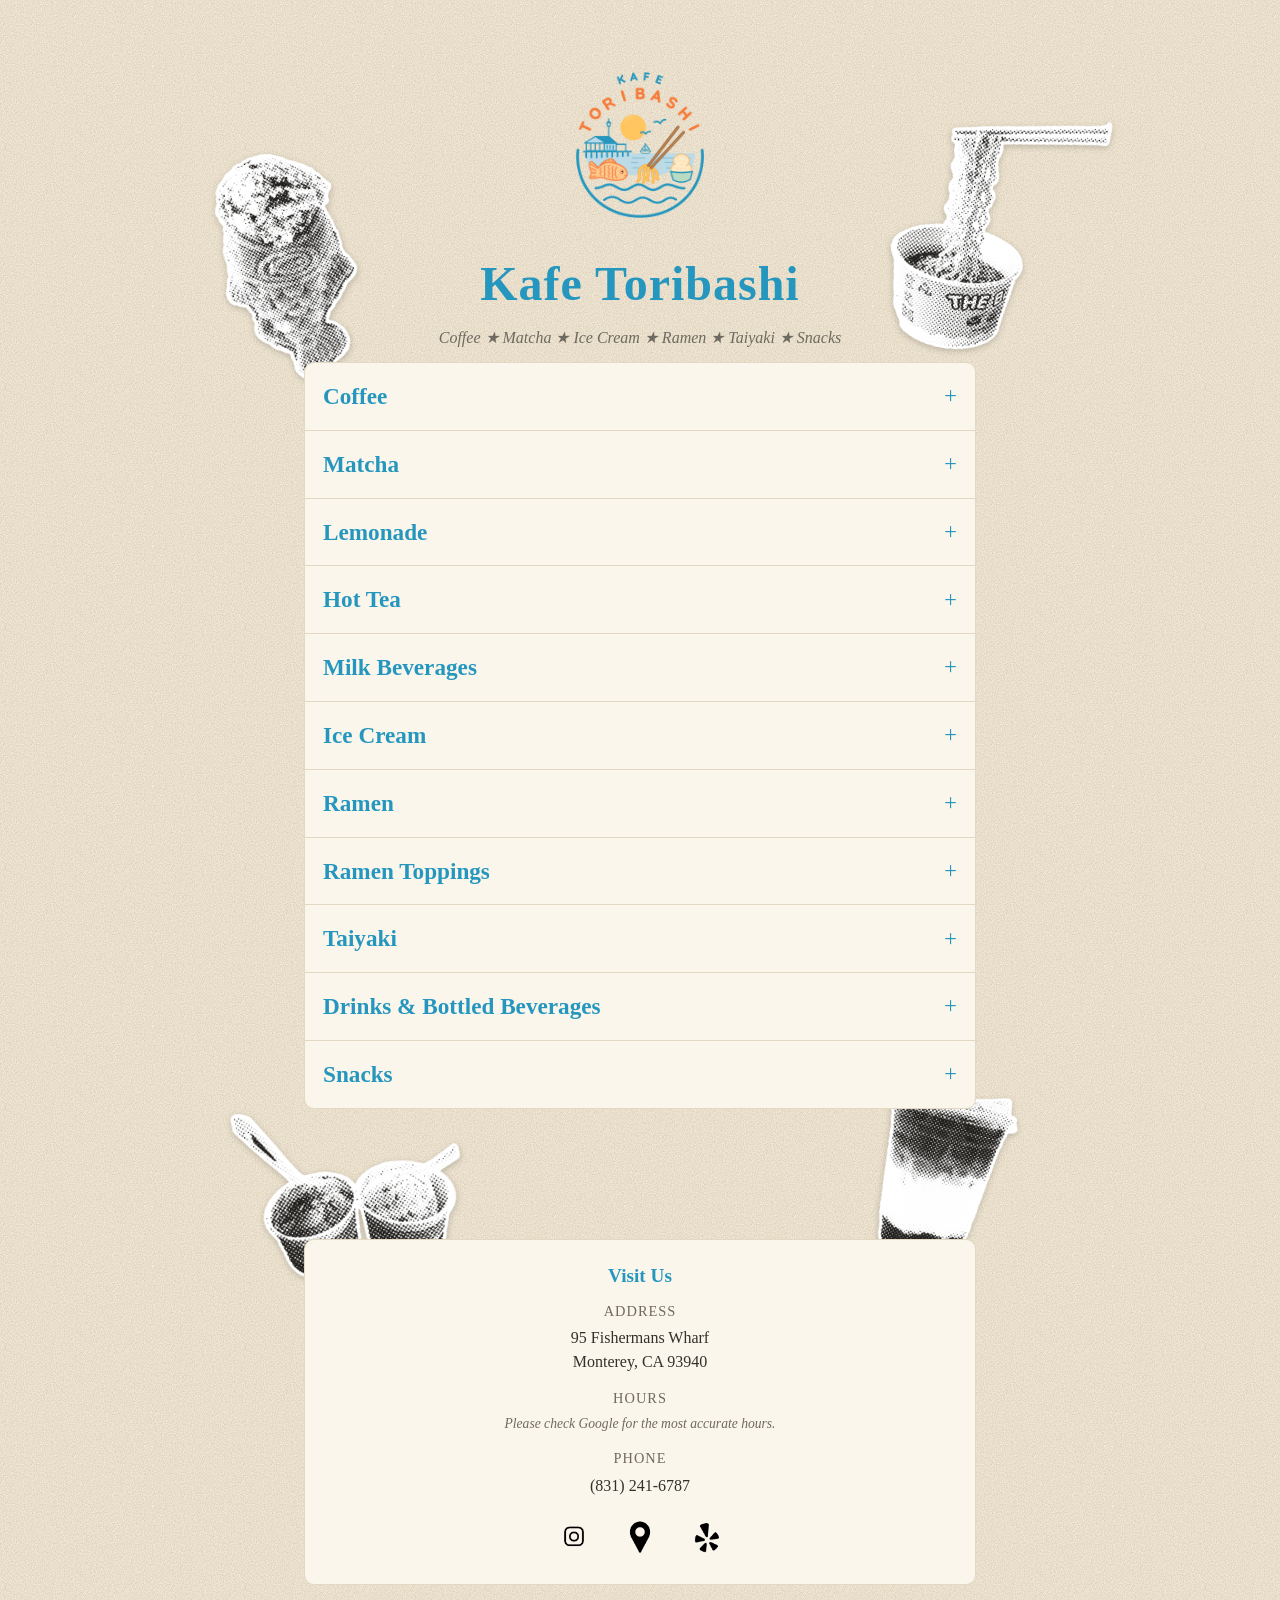
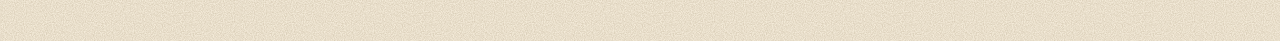
<file: index.html>
<!doctype html>
<html lang="en">
<head>
  <meta charset="utf-8">
  <meta name="viewport" content="width=device-width, initial-scale=1">
  <title>Kafe Toribashi</title>

  <link rel="icon" type="image/png" href="images/favicon-96.png">

  <!--
    The home page lives at /menu/. This root page just forwards visitors there,
    so kafe-toribashi.com/ lands on the menu with a clean /menu URL.
    A relative target ("menu/") keeps it working on any host.
  -->
  <link rel="canonical" href="menu/">
  <meta http-equiv="refresh" content="0; url=menu/">
  <script>location.replace("menu/");</script>
</head>

<body>
  <p>Redirecting to the <a href="menu/">menu</a>&hellip;</p>
</body>
</html>
</file>
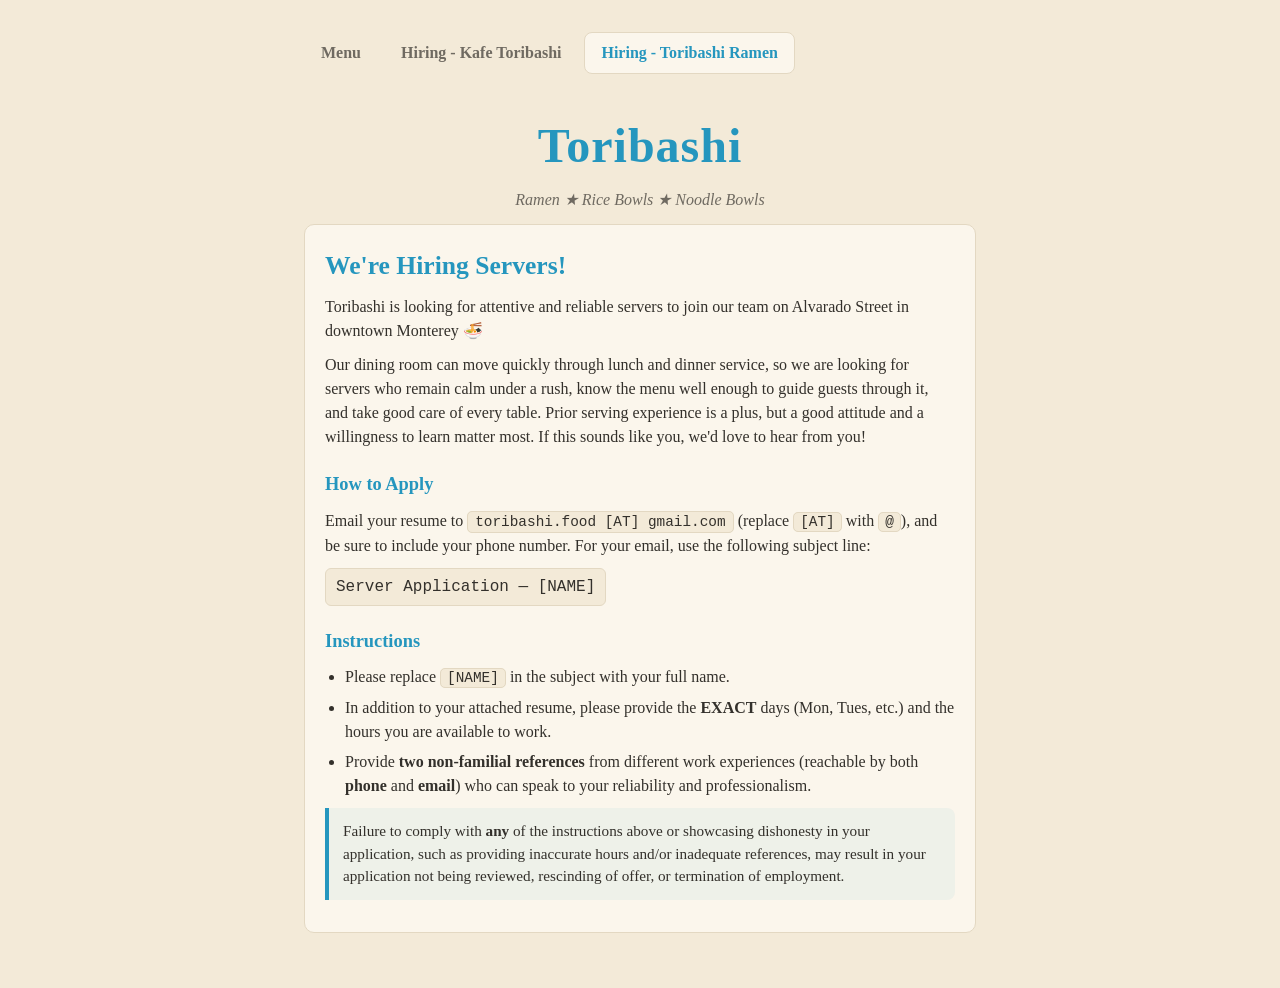
<file: hiring-toribashi/index.html>
<!doctype html>
<html lang="en">
<head>
  <meta charset="utf-8">
  <!-- Mobile-first: this makes the layout scale correctly on phones. -->
  <meta name="viewport" content="width=device-width, initial-scale=1">
  <title>Toribashi - We're Hiring Servers!</title>

  <!-- This page lives in /hiring-toribashi/, so assets are one level up ("../"). -->
  <!-- Favicon: a small optimized browser-tab icon. -->
  <link rel="icon" type="image/png" href="../images/favicon-96.png">
  <!-- Larger icon used when someone adds the site to a phone home screen. -->
  <link rel="apple-touch-icon" href="../images/apple-touch-icon.png">

  <!-- Shared theme for every page (see styles.css). -->
  <!-- The "?v=3" makes browsers fetch the current stylesheet instead of an
       old saved copy. Bump the number whenever styles.css changes. -->
  <link rel="stylesheet" href="../styles.css?v=3">
</head>

<body>
  <div class="page">

    <!-- Top-left tabs to switch between pages. "active" marks the current one. -->
    <nav class="tabs">
      <a href="../menu/">Menu</a>
      <a href="../hiring/">Hiring - Kafe Toribashi</a>
      <a href="./" class="active" aria-current="page">Hiring - Toribashi Ramen</a>
    </nav>

    <!--
      No logo here: the only logo asset on this site reads "Kafe Toribashi",
      which is the cafe's mark, not the ramen restaurant's. Drop a Toribashi
      logo into /images/ and add an <img class="logo"> line if one exists.
    -->
    <header class="site-header">
      <h1>Toribashi</h1>
      <p class="tagline">Ramen ★ Rice Bowls ★ Noodle Bowls</p>
    </header>

    <main class="panel">
      <h2>We're Hiring Servers!</h2>
      <p>Toribashi is looking for attentive and reliable servers to join our team on
         Alvarado Street in downtown Monterey 🍜</p>
      <p>Our dining room can move quickly through
         lunch and dinner service, so we are looking for servers who remain calm under a rush, know the menu well
         enough to guide guests through it, and take good care of every table. Prior serving experience is a plus,
         but a good attitude and a willingness to learn matter most. If this sounds like you, we'd love to hear
         from you!</p>

      <h3>How to Apply</h3>
      <!-- Email shown with [AT] instead of @ to reduce spam scraping. -->
      <p>Email your resume to
         <span class="email-box">toribashi.food [AT] gmail.com</span>
         (replace <span class="token">[AT]</span> with <span class="token">@</span>), and be sure to include your phone number. For your email, use the following subject line:</p>
      <p><span class="subject-line">Server Application — [NAME]</span></p>

      <h3>Instructions</h3>
      <ul>
        <li>Please replace <span class="token">[NAME]</span> in the subject with your full name.</li>
        <li>In addition to your attached resume, please provide the <strong>EXACT</strong> days (Mon, Tues, etc.) and the hours you are
            available to work.
        <li>Provide <strong>two non-familial references</strong> from different work experiences
            (reachable by both <strong>phone</strong> and <strong>email</strong>) who can speak to your reliability and
            professionalism.</li>
      </ul>

      <p class="warning">Failure to comply with <strong>any</strong> of the instructions above or showcasing dishonesty in your application, such as providing
        inaccurate hours and/or inadequate references, may result in your application not being
        reviewed, rescinding of offer, or termination of employment.</p>
    </main>

  </div>

  <!-- GoatCounter: privacy-friendly visitor counter (no cookies).
       Dashboard: https://kafetoribashi.goatcounter.com -->
  <script data-goatcounter="https://kafetoribashi.goatcounter.com/count"
          async src="//gc.zgo.at/count.js"></script>
</body>
</html>
</file>
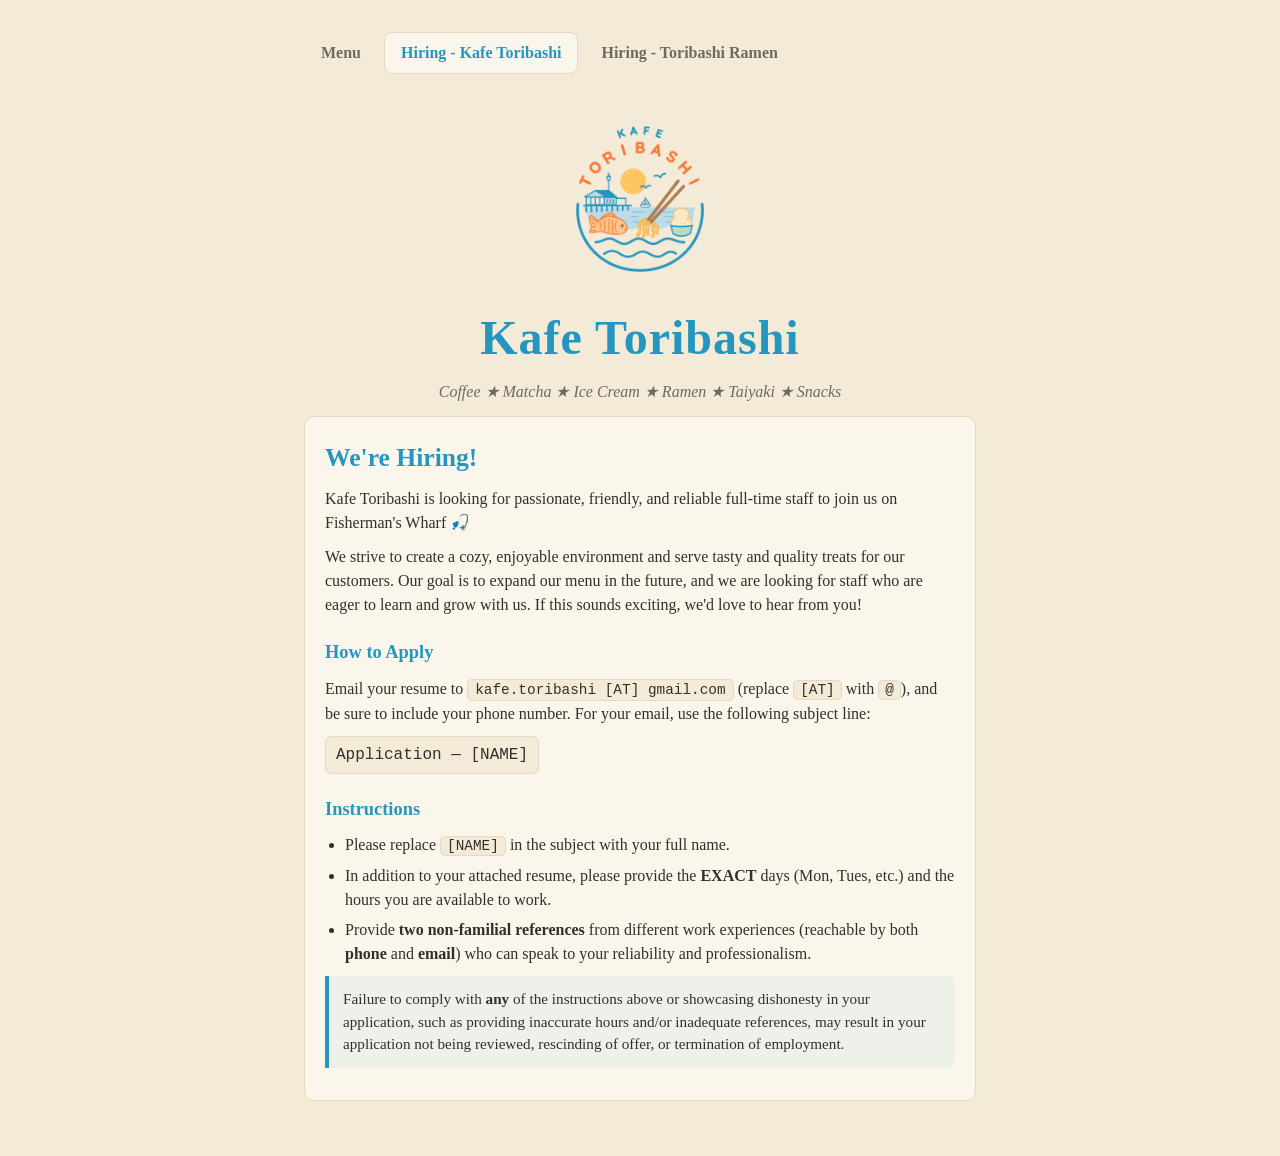
<file: hiring/index.html>
<!doctype html>
<html lang="en">
<head>
  <meta charset="utf-8">
  <!-- Mobile-first: this makes the layout scale correctly on phones. -->
  <meta name="viewport" content="width=device-width, initial-scale=1">
  <title>Kafe - We're Hiring!</title>

  <!-- This page lives in /hiring/, so assets are one level up ("../"). -->
  <!-- Favicon: a small optimized browser-tab icon. -->
  <link rel="icon" type="image/png" href="../images/favicon-96.png">
  <!-- Larger icon used when someone adds the site to a phone home screen. -->
  <link rel="apple-touch-icon" href="../images/apple-touch-icon.png">

  <!-- Shared theme for every page (see styles.css). -->
  <!-- The "?v=3" makes browsers fetch the current stylesheet instead of an
       old saved copy. Bump the number whenever styles.css changes. -->
  <link rel="stylesheet" href="../styles.css?v=3">
</head>

<body>
  <div class="page">

    <!-- Top-left tabs to switch between pages. "active" marks the current one. -->
    <nav class="tabs">
      <a href="../menu/">Menu</a>
      <a href="./" class="active" aria-current="page">Hiring - Kafe Toribashi</a>
      <a href="../hiring-toribashi/">Hiring - Toribashi Ramen</a>
    </nav>

    <header class="site-header">
      <!-- The "?v=10" makes browsers fetch the new logo instead of an old saved copy.
           Bump the number whenever logo.png is replaced. -->
      <img class="logo" src="../images/logo.png?v=10" alt="Kafe Toribashi logo" width="120" height="120">
      <h1>Kafe Toribashi</h1>
      <p class="tagline">Coffee ★ Matcha ★ Ice Cream ★ Ramen ★ Taiyaki ★ Snacks</p>
    </header>

    <main class="panel">
      <h2>We're Hiring!</h2>
      <p>Kafe Toribashi is looking for passionate, friendly, and reliable full-time staff to join us on Fisherman's Wharf 🎣</p>
      <p>We strive to create a cozy, enjoyable environment and serve tasty and quality treats for our customers.
        Our goal is to expand our menu in the future, and we are looking for staff who are eager to learn and grow with us.
        If this sounds exciting, we'd love to hear from you!</p>

      <h3>How to Apply</h3>
      <!-- Email shown with [AT] instead of @ to reduce spam scraping. -->
      <p>Email your resume to
         <span class="email-box">kafe.toribashi [AT] gmail.com</span>
         (replace <span class="token">[AT]</span> with <span class="token">@</span>), and be sure to include your phone number. For your email, use the following subject line:</p>
      <p><span class="subject-line">Application — [NAME]</span></p>

      <h3>Instructions</h3>
      <ul>
        <li>Please replace <span class="token">[NAME]</span> in the subject with your full name.</li>
        <li>In addition to your attached resume, please provide the <strong>EXACT</strong> days (Mon, Tues, etc.) and the hours you are
            available to work.</li>
        <li>Provide <strong>two non-familial references</strong> from different work experiences
            (reachable by both <strong>phone</strong> and <strong>email</strong>) who can speak to your reliability and
            professionalism.</li>
      </ul>

      <p class="warning">Failure to comply with <strong>any</strong> of the instructions above or showcasing dishonesty in your application, such as providing
        inaccurate hours and/or inadequate references, may result in your application not being
        reviewed, rescinding of offer, or termination of employment.</p>
    </main>

  </div>

  <!-- GoatCounter: privacy-friendly visitor counter (no cookies).
       Dashboard: https://kafetoribashi.goatcounter.com -->
  <script data-goatcounter="https://kafetoribashi.goatcounter.com/count"
          async src="//gc.zgo.at/count.js"></script>
</body>
</html>
</file>
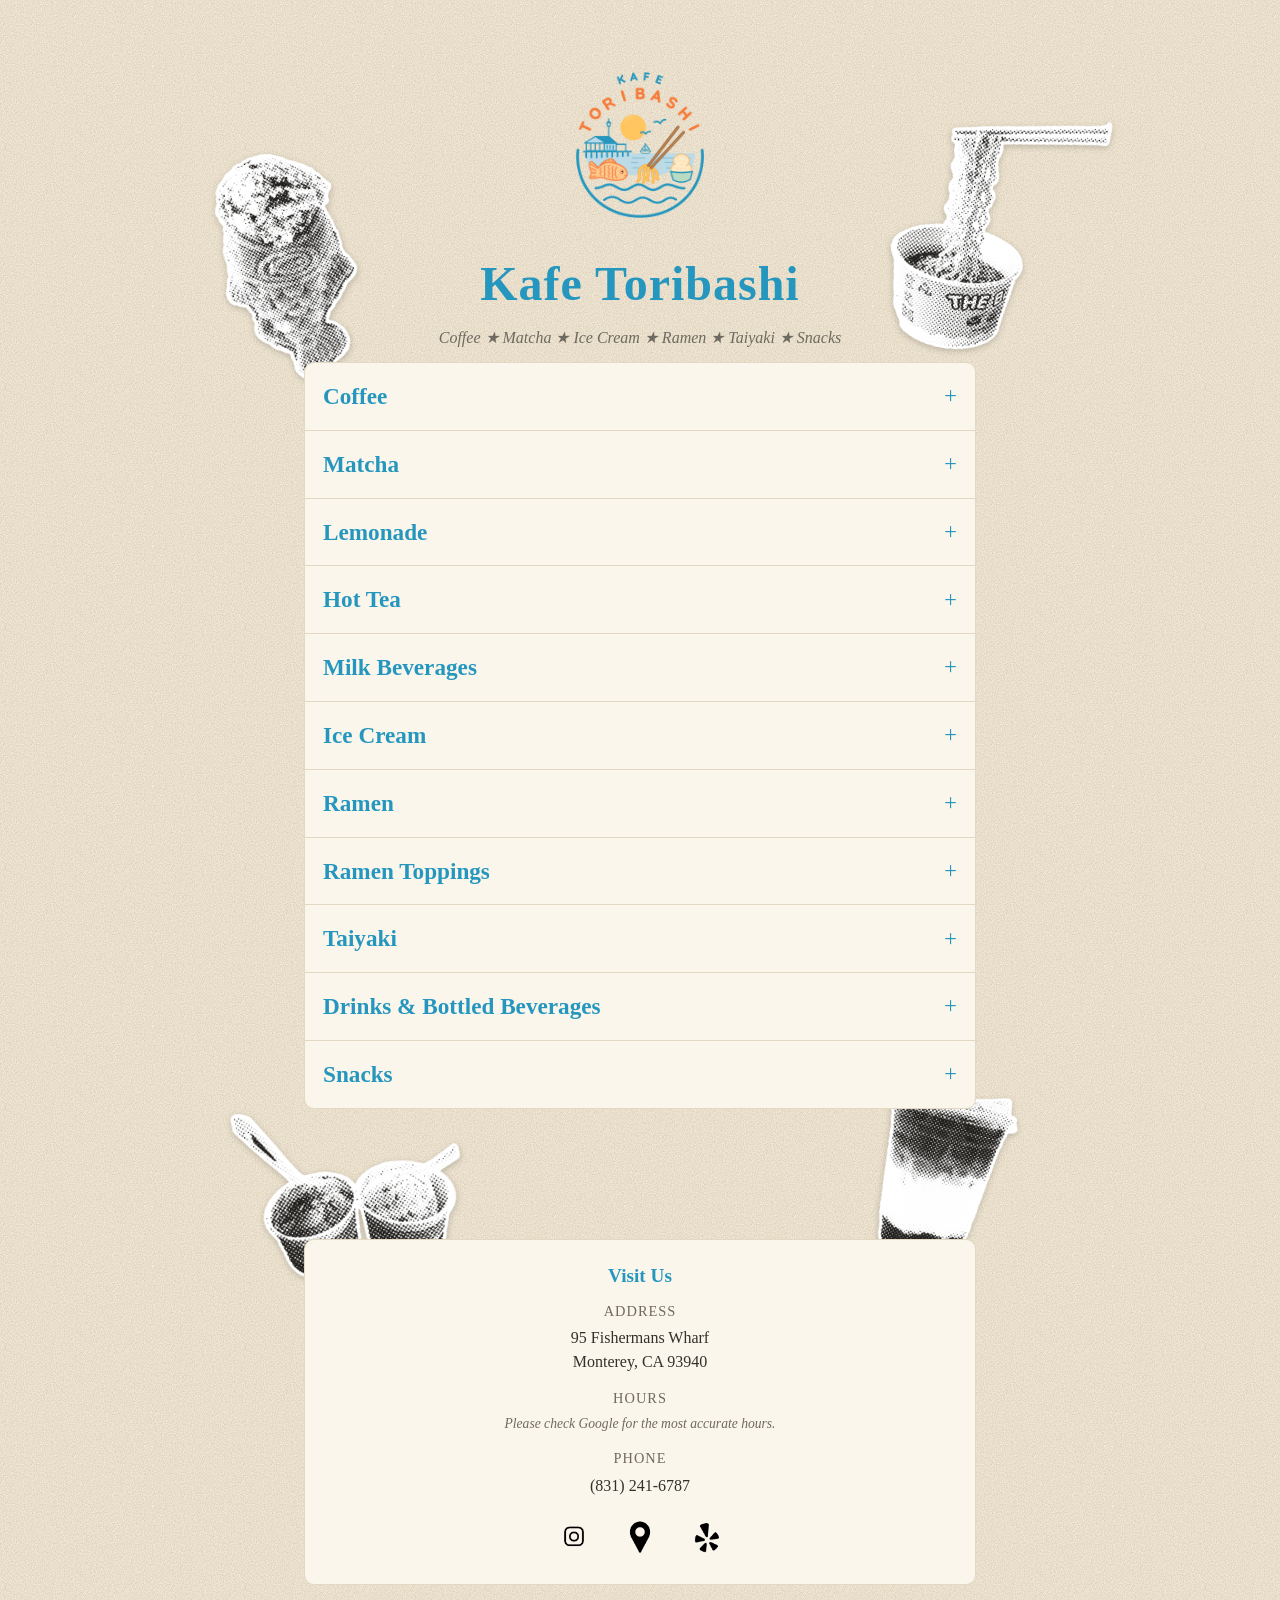
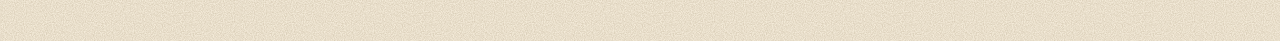
<file: menu/index.html>
<!doctype html>
<html lang="en">
<head>
  <meta charset="utf-8">
  <!-- Mobile-first: this makes the layout scale correctly on phones. -->
  <meta name="viewport" content="width=device-width, initial-scale=1">
  <title>Kafe - Menu</title>

  <!-- Favicon: a small optimized browser-tab icon. -->
  <link rel="icon" type="image/png" href="../images/favicon-96.png">
  <!-- Larger icon used when someone adds the site to a phone home screen. -->
  <link rel="apple-touch-icon" href="../images/apple-touch-icon.png">

  <!-- This page lives in /menu/, so assets are one level up ("../"). -->
  <!-- Shared theme for every page (see styles.css). -->
  <!-- The "?v=3" makes browsers fetch the current stylesheet instead of an
       old saved copy. Bump the number whenever styles.css changes. -->
  <link rel="stylesheet" href="../styles.css?v=3">
</head>

<body class="menu-page">
  <div class="page">

    <!-- Top-left tabs to switch between pages. "active" marks the current one. -->

    <!-- Hiring Pane
    <nav class="tabs">
      <a href="./" class="active" aria-current="page">Menu</a>
      <a href="../hiring/">Hiring - Kafe Toribashi</a>
      <a href="../hiring-toribashi/">Hiring - Toribashi Ramen</a>
    </nav>
    Hiring Pane -->

    <header class="site-header">
      <!-- Decorative cutouts. The width on each one is only a fallback in case
           the stylesheet does not load; styles.css sets the real sizes. -->
      <img class="cutout cutout-taiyaki" src="../images/halftone-taiyaki.png" alt="" aria-hidden="true" width="84">
      <img class="cutout cutout-ramen" src="../images/halftone-ramen.png" alt="" aria-hidden="true" width="128">
      <!-- The "?v=10" makes browsers fetch the new logo instead of an old saved copy.
           Bump the number whenever logo.png is replaced. -->
      <img class="logo" src="../images/logo.png?v=10" alt="Kafe Toribashi logo" width="120" height="120">
      <h1>Kafe Toribashi</h1>
      <p class="tagline">Coffee ★ Matcha ★ Ice Cream ★ Ramen ★ Taiyaki ★ Snacks</p>
    </header>

    <!--
      The menu. Each category is a <details> element, so tapping the title
      expands or collapses it. All categories start collapsed.
    -->
    <main class="menu">
      <!-- <details open> -->
      <details>
        <summary><h2>Coffee</h2></summary>
        <!-- Drinks that come in sizes list one price per size (class "item-sized"). -->
        <p class="note">Small 8 oz ★ Medium 12 oz ★ Large 16 oz ★ Iced 16 oz</p>
        <ul class="items">
          <li class="item item-sized">
            <span class="item-name">Americano</span>
            <ul class="sizes">
              <li><span class="size-name">Small</span> $4.00</li>
              <li><span class="size-name">Medium</span> $4.25</li>
              <li><span class="size-name">Large</span> $4.50</li>
              <li><span class="size-name">Iced</span> $4.75</li>
            </ul>
          </li>
          <li class="item"><span class="item-name">Cappuccino</span><span class="item-price">$4.75</span></li>
          <li class="item item-sized">
            <span class="item-name">Latte</span>
            <ul class="sizes">
              <li><span class="size-name">Small</span> $5.00</li>
              <li><span class="size-name">Medium</span> $6.00</li>
              <li><span class="size-name">Large</span> $7.00</li>
              <li><span class="size-name">Iced</span> $7.00</li>
            </ul>
          </li>
          <li class="item item-sized">
            <span class="item-name">Vanilla Latte</span>
            <ul class="sizes">
              <li><span class="size-name">Small</span> $6.00</li>
              <li><span class="size-name">Medium</span> $7.00</li>
              <li><span class="size-name">Large</span> $8.00</li>
              <li><span class="size-name">Iced</span> $8.00</li>
            </ul>
          </li>
          <li class="item item-sized">
            <span class="item-name">Caramel Latte</span>
            <ul class="sizes">
              <li><span class="size-name">Small</span> $6.00</li>
              <li><span class="size-name">Medium</span> $7.00</li>
              <li><span class="size-name">Large</span> $8.00</li>
              <li><span class="size-name">Iced</span> $8.00</li>
            </ul>
          </li>
          <li class="item item-sized">
            <span class="item-name">Hazelnut Latte</span>
            <ul class="sizes">
              <li><span class="size-name">Small</span> $6.00</li>
              <li><span class="size-name">Medium</span> $7.00</li>
              <li><span class="size-name">Large</span> $8.00</li>
              <li><span class="size-name">Iced</span> $8.00</li>
            </ul>
          </li>
          <li class="item item-sized">
            <span class="item-name">Lavender Latte</span>
            <ul class="sizes">
              <li><span class="size-name">Small</span> $6.00</li>
              <li><span class="size-name">Medium</span> $7.00</li>
              <li><span class="size-name">Large</span> $8.00</li>
              <li><span class="size-name">Iced</span> $8.00</li>
            </ul>
          </li>
          <li class="item item-sized">
            <span class="item-name">Real Pumpkin Latte</span>
            <ul class="sizes">
              <li><span class="size-name">Medium</span> $7.50</li>
              <li><span class="size-name">Iced</span> $8.50</li>
            </ul>
          </li>
          <li class="item item-sized">
            <span class="item-name">Mocha Latte</span>
            <ul class="sizes">
              <li><span class="size-name">Small</span> $6.00</li>
              <li><span class="size-name">Medium</span> $7.00</li>
              <li><span class="size-name">Large</span> $8.00</li>
              <li><span class="size-name">Iced</span> $8.00</li>
            </ul>
          </li>
          <li class="item item-sized">
            <span class="item-name">White Mocha</span>
            <ul class="sizes">
              <li><span class="size-name">Small</span> $6.00</li>
              <li><span class="size-name">Medium</span> $7.00</li>
              <li><span class="size-name">Large</span> $8.00</li>
              <li><span class="size-name">Iced</span> $8.00</li>
            </ul>
          </li>
          <li class="item item-sized">
            <span class="item-name">Drip Coffee</span>
            <ul class="sizes">
              <li><span class="size-name">Small</span> $3.00</li>
              <li><span class="size-name">Medium</span> $3.75</li>
              <li><span class="size-name">Large</span> $4.50</li>
              <li><span class="size-name">Iced</span> $4.75</li>
            </ul>
          </li>
          <li class="item item-sized">
            <span class="item-name">Cafe Au Lait</span>
            <ul class="sizes">
              <li><span class="size-name">Small</span> $4.00</li>
              <li><span class="size-name">Medium</span> $4.50</li>
              <li><span class="size-name">Large</span> $5.00</li>
            </ul>
          </li>
          <li class="item item-sized">
            <span class="item-name">Hot Chocolate</span>
            <ul class="sizes">
              <li><span class="size-name">Small</span> $5.00</li>
              <li><span class="size-name">Medium</span> $6.00</li>
              <li><span class="size-name">Large</span> $7.00</li>
            </ul>
          </li>
          <li class="item item-sized">
            <span class="item-name">Peppermint Hot Chocolate</span>
            <ul class="sizes">
              <li><span class="size-name">Small</span> $6.00</li>
              <li><span class="size-name">Medium</span> $7.00</li>
              <li><span class="size-name">Large</span> $8.00</li>
            </ul>
          </li>
          <li class="item"><span class="item-name">Affogato</span><span class="item-price">$7.00</span></li>
          <li class="item"><span class="item-name">Cortado</span><span class="item-price">$4.50</span></li>
          <li class="item"><span class="item-name">Macchiato (Traditional)</span><span class="item-price">$4.25</span></li>
        </ul>
      </details>

      <details>
        <summary><h2>Matcha</h2></summary>
        <p class="note">Small 8 oz ★ Medium 12 oz ★ Large 16 oz</p>
        <ul class="items">
          <li class="item"><span class="item-name">Iced Strawberry Matcha Latte</span><span class="item-price">$8.75</span></li>
          <li class="item"><span class="item-name">Iced Blueberry Matcha Latte</span><span class="item-price">$8.75</span></li>
          <li class="item"><span class="item-name">Iced Mango Matcha Latte</span><span class="item-price">$8.75</span></li>
          <li class="item"><span class="item-name">Iced Oreo Matcha Latte</span><span class="item-price">$8.75</span></li>
          <li class="item"><span class="item-name">Iced Pumpkin Spice Matcha Latte</span><span class="item-price">$8.75</span></li>
          <li class="item"><span class="item-name">Iced Matcha Latte</span><span class="item-price">$8.00</span></li>
          <li class="item item-sized">
            <span class="item-name">Matcha Latte (Hot)</span>
            <ul class="sizes">
              <li><span class="size-name">Small</span> $6.00</li>
              <li><span class="size-name">Medium</span> $7.00</li>
              <li><span class="size-name">Large</span> $8.00</li>
            </ul>
          </li>
          <li class="item item-sized">
            <span class="item-name">Real Pumpkin Matcha Latte</span>
            <ul class="sizes">
              <li><span class="size-name">Medium</span> $7.50</li>
              <li><span class="size-name">Large</span> $8.75</li>
            </ul>
          </li>
          <li class="item"><span class="item-name">Matcha Affogato</span><span class="item-price">$7.00</span></li>
        </ul>
      </details>

      <details>
        <summary><h2>Lemonade</h2></summary>
        <ul class="items">
          <li class="item"><span class="item-name">Iced Strawberry Lemonade</span><span class="item-price">$8.00</span></li>
          <li class="item"><span class="item-name">Iced Blueberry Lemonade</span><span class="item-price">$8.00</span></li>
          <li class="item"><span class="item-name">Iced Mango Lemonade</span><span class="item-price">$8.00</span></li>
          <li class="item"><span class="item-name">Iced Pineapple Lemonade</span><span class="item-price">$8.00</span></li>
        </ul>
      </details>

      <details>
        <summary><h2>Hot Tea</h2></summary>
        <p class="note">Medium (12 oz) $4.25 ★ Large (16 oz) $4.50. Choose any kind of tea below.</p>
        <ul class="items">
          <li class="item"><span class="item-name">Japanese Green Tea</span></li>
          <li class="item"><span class="item-name">Oolong</span></li>
          <li class="item"><span class="item-name">Earl Grey</span></li>
          <li class="item"><span class="item-name">Turmeric Ginger</span></li>
          <li class="item"><span class="item-name">Chamomile</span></li>
          <li class="item"><span class="item-name">Organic Chai</span></li>
          <li class="item"><span class="item-name">English Breakfast</span></li>
          <li class="item"><span class="item-name">Jasmine Green Tea</span></li>
        </ul>
      </details>

      <details>
        <summary><h2>Milk Beverages</h2></summary>
        <p class="note">Small 8 oz ★ Medium 12 oz ★ Large 16 oz</p>
        <ul class="items">
          <li class="item"><span class="item-name">Iced Strawberry Milk</span><span class="item-price">$6.50</span></li>
          <li class="item"><span class="item-name">Iced Blueberry Mlilk</span><span class="item-price">$6.50</span></li>
          <li class="item"><span class="item-name">Iced Mango Milk</span><span class="item-price">$6.50</span></li>
          <li class="item"><span class="item-name">Iced Real-Pumpkin Milk</span><span class="item-price">$6.50</span></li>
          <li class="item"><span class="item-name">Real-Pumpkin Milk (Hot)</span><span class="item-price">$6.50</span></li>
          <li class="item"><span class="item-name">Iced Milk</span><span class="item-price">$3.50</span></li>
          <li class="item item-sized">
            <span class="item-name">Cold Milk (Non-Iced)</span>
            <ul class="sizes">
              <li><span class="size-name">Small</span> $2.50</li>
              <li><span class="size-name">Medium</span> $3.00</li>
              <li><span class="size-name">Large</span> $3.50</li>
            </ul>
          </li>
          <li class="item item-sized">
            <span class="item-name">Milk (Hot)</span>
            <ul class="sizes">
              <li><span class="size-name">Small</span> $2.50</li>
              <li><span class="size-name">Medium</span> $3.00</li>
              <li><span class="size-name">Large</span> $3.50</li>
            </ul>
          </li>
        </ul>
      </details>

      <details>
        <summary><h2>Ice Cream</h2></summary>
        <p class="note">Single scoop $5.75 ★ Double scoop $8.75</p>
        <ul class="items">
          <li class="item"><span class="item-name">Vanilla Bean</span></li>
          <li class="item"><span class="item-name">Heaven</span></li>
          <li class="item"><span class="item-name">1020 (Caramel, Fudge Swirl &amp; Oreos)</span></li>
          <li class="item"><span class="item-name">Macapuno</span></li>
          <li class="item"><span class="item-name">Strawberries n' Cream</span></li>
          <li class="item"><span class="item-name">Rocky Road</span></li>
          <li class="item"><span class="item-name">Coffee Almond</span></li>
          <li class="item"><span class="item-name">Mint Chip</span></li>
        </ul>
      </details>

      <details>
        <summary><h2>Ramen</h2></summary>
        <ul class="items">
          <li class="item"><span class="item-name">Shin Ramen (Spicy)</span><span class="item-price">$6.50</span></li>
          <li class="item"><span class="item-name">Green Shin Ramen (Veggie, Medium Spicy)</span><span class="item-price">$7.50</span></li>
          <li class="item"><span class="item-name">Kimchi Ramen (Spicy)</span><span class="item-price">$6.50</span></li>
          <li class="item"><span class="item-name">Champong Ramen (Spicy Seafood)</span><span class="item-price">$7.00</span></li>
          <li class="item"><span class="item-name">Original Buldak (Very Spicy)</span><span class="item-price">$6.95</span></li>
          <li class="item"><span class="item-name">Carbonara Cheese Buldak (Spicy)</span><span class="item-price">$6.95</span></li>
          <li class="item"><span class="item-name">Habanero Lime Buldak (Very Spicy)</span><span class="item-price">$6.95</span></li>
          <li class="item"><span class="item-name">Cheese Buldak Ramen (Spicy)</span><span class="item-price">$6.95</span></li>
          <li class="item"><span class="item-name">Ansung Ramen (Medium Spicy)</span><span class="item-price">$6.50</span></li>
          <li class="item"><span class="item-name">Jin Ramen (Mild Spicy)</span><span class="item-price">$6.50</span></li>
          <li class="item"><span class="item-name">Tonkotsu (Not Spicy)</span><span class="item-price">$6.50</span></li>
          <li class="item"><span class="item-name">Shio (Not Spicy)</span><span class="item-price">$6.50</span></li>
          <li class="item"><span class="item-name">Miso Ramen (Not Spicy)</span><span class="item-price">$6.50</span></li>
          <li class="item"><span class="item-name">Beef Flavor Ramen (Not Spicy)</span><span class="item-price">$6.50</span></li>
          <li class="item"><span class="item-name">Chicken Flavor Ramen (Not Spicy)</span><span class="item-price">$6.50</span></li>
          <li class="item"><span class="item-name">Green Tea Vegan Ramen (Not Spicy)</span><span class="item-price">$6.50</span></li>
          <li class="item"><span class="item-name">Vege Tasty Vegan Ramen (Spicy)</span><span class="item-price">$6.50</span></li>
          <li class="item"><span class="item-name">Soon Vegan Ramen (Mild Spicy)</span><span class="item-price">$6.50</span></li>
        </ul>
      </details>

      <details>
        <summary><h2>Ramen Toppings</h2></summary>
        <ul class="items">
          <li class="item"><span class="item-name">Spam</span><span class="item-price">$2.00</span></li>
          <li class="item"><span class="item-name">Tofu</span><span class="item-price">$1.00</span></li>
          <li class="item"><span class="item-name">Boiled Egg</span><span class="item-price">$2.00</span></li>
          <li class="item"><span class="item-name">Corn</span><span class="item-price">$2.00</span></li>
          <li class="item"><span class="item-name">Bowl of Rice</span><span class="item-price">$3.25</span></li>
          <li class="item"><span class="item-name">Seasoned Seaweed Pack</span><span class="item-price">$2.75</span></li>
          <li class="item"><span class="item-name">Mozzarella</span><span class="item-price">$2.00</span></li>
          <li class="item"><span class="item-name">Kimchi (Spicy and Sour)</span><span class="item-price">$2.95</span></li>
          <li class="item"><span class="item-name">Lime</span><span class="item-price">$0.75</span></li>
          <li class="item"><span class="item-name">Gyoza (Pork &amp; Chicken)</span><span class="item-price">$2.00</span></li>
          <li class="item"><span class="item-name">Green Onion</span><span class="item-price">$1.00</span></li>
          <li class="item"><span class="item-name">American Cheese</span><span class="item-price">$2.00</span></li>
          <li class="item"><span class="item-name">Mayo</span><span class="item-price">$0.75</span></li>
        </ul>
      </details>

      <details>
        <summary><h2>Taiyaki</h2></summary>
        <p class="note">Priced by piece count.</p>
        <ul class="items">
          <li class="item"><span class="item-name">2 pieces</span><span class="item-price">$6.00</span></li>
          <li class="item"><span class="item-name">3 pieces</span><span class="item-price">$8.75</span></li>
          <li class="item"><span class="item-name">4 pieces</span><span class="item-price">$11.00</span></li>
          <li class="item"><span class="item-name">5 pieces</span><span class="item-price">$13.00</span></li>
          <li class="item"><span class="flavors">Flavors: Red Bean, Oreo, Nutella, Custard, Plain</span></li>
        </ul>
      </details>

      <details>
        <summary><h2>Drinks &amp; Bottled Beverages</h2></summary>
        <ul class="items">
          <li class="item"><span class="item-name">Bottled Water</span><span class="item-price">$2.50</span></li>
          <li class="item"><span class="item-name">Smart Water</span><span class="item-price">$4.25</span></li>
          <li class="item"><span class="item-name">S. Pellegrino</span><span class="item-price">$4.25</span></li>
          <li class="item"><span class="item-name">Sodas</span><span class="item-price">$3.75</span></li>
          <li class="item"><span class="item-name">Green Tea (Cold)</span><span class="item-price">$3.75</span></li>
          <li class="item"><span class="item-name">Jasmine Green Tea (Cold)</span><span class="item-price">$3.75</span></li>
          <li class="item"><span class="item-name">Ramune</span><span class="item-price">$4.25</span></li>
          <li class="item"><span class="item-name">Calpico</span><span class="item-price">$4.50</span></li>
          <li class="item"><span class="item-name">Milk Tea (Cold)</span><span class="item-price">$3.50</span></li>
          <li class="item"><span class="item-name">Strawberry Milk</span><span class="item-price">$4.50</span></li>
          <li class="item"><span class="item-name">Aloe Vera</span><span class="item-price">$3.75</span></li>
          <li class="item"><span class="item-name">Apple Juice</span><span class="item-price">$3.50</span></li>
          <li class="item"><span class="item-name">Orange Juice</span><span class="item-price">$3.50</span></li>
          <li class="item"><span class="item-name">Creamy Soda</span><span class="item-price">$4.50</span></li>
          <li class="item"><span class="item-name">Monster Energy (Zero Sugar)</span><span class="item-price">$3.75</span></li>
          <li class="item"><span class="item-name">Vitamin Water Zero (Dragonfruit)</span><span class="item-price">$3.90</span></li>
        </ul>
      </details>

      <details>
        <summary><h2>Snacks</h2></summary>
        <ul class="items">
          <li class="item"><span class="item-name">Shrimp Cracker</span><span class="item-price">$6.50</span></li>
          <li class="item"><span class="item-name">Matcha Green Tea Roll (Japan)</span><span class="item-price">$4.25</span></li>
          <li class="item"><span class="item-name">Chocolate Roll (Japan)</span><span class="item-price">$4.25</span></li>
          <li class="item"><span class="item-name">Japanese Rice Cracker (Wasabi &amp; Seaweed)</span><span class="item-price">$3.25</span></li>
          <li class="item"><span class="item-name">Mochi Red Bean Cake</span><span class="item-price">$4.25</span></li>
          <li class="item"><span class="item-name">Chocolate Chip Cookies</span><span class="item-price">$2.50</span></li>
          <li class="item"><span class="item-name">White Chocolate Macadamia Nut Cookies</span><span class="item-price">$2.50</span></li>
          <li class="item"><span class="item-name">Double Nuts Oatmeal Raisin Cookies</span><span class="item-price">$2.50</span></li>
          <li class="item"><span class="item-name">Pineapple Cakes</span><span class="item-price">$2.25</span></li>
          <li class="item"><span class="item-name">Biscotti — Almond Dark Chocolate</span><span class="item-price">$3.75</span></li>
          <li class="item"><span class="item-name">Japanese Vanilla Roll Cake</span><span class="item-price">$4.25</span></li>
          <li class="item"><span class="item-name">Choco Pie</span><span class="item-price">$2.00</span></li>
        </ul>
      </details>

    </main>

    <!--Footer with location, a note about hours, and phone.-->
    <footer class="site-footer">
      <img class="cutout cutout-ice-cream" src="../images/halftone-ice-cream.png" alt="" aria-hidden="true" width="170">
      <img class="cutout cutout-matcha" src="../images/halftone-matcha.png" alt="" aria-hidden="true" width="112">
      <h2>Visit Us</h2>
      <p class="label">Address</p>
      <p>95 Fishermans Wharf<br>Monterey, CA 93940</p>

      <p class="label" style="margin-top:14px;">Hours</p>
      <!-- No fixed hours listed here on purpose: they change, and Google is kept up to date. -->
      <p class="hours-note">Please check Google for the most accurate hours.</p>

      <p class="label" style="margin-top:14px;">Phone</p>
      <p>(831) 241-6787</p>

      <!-- Icon links to Instagram, Google Maps, and Yelp. -->
      <div class="social">
        <a href="https://www.instagram.com/kafetoribashi/?hl=en"
           target="_blank" rel="noopener"
           aria-label="Follow us on Instagram">
          <img src="../images/instagram.png" alt="Instagram" width="48" height="48">
        </a>
        <a href="https://www.google.com/maps/search/?api=1&amp;query=Kafe+Toribashi+95+Fishermans+Wharf+Monterey+CA+93940"
           target="_blank" rel="noopener"
           aria-label="Find us on Google Maps">
          <img src="../images/maps.png" alt="Google Maps" width="48" height="48">
        </a>
        <a href="https://www.yelp.com/biz/kafe-toribashi-monterey?osq=Kafe+Toribashi"
           target="_blank" rel="noopener"
           aria-label="Find us on Yelp">
          <img src="../images/yelp.png" alt="Yelp" width="48" height="48">
        </a>
      </div>
    </footer>

  </div>

  <!-- GoatCounter: privacy-friendly visitor counter (no cookies).-->
  <script data-goatcounter="https://kafetoribashi.goatcounter.com/count"
          async src="//gc.zgo.at/count.js"></script>
</body>
</html>
</file>
<file: styles.css>
/*
  Shared theme for the whole site. Both pages (index.html = Menu and
  the hiring pages) link to this one file, so the look stays
  consistent and colors only need to be changed in one place.
*/
:root {
  --beige:      #f3ead8;  /* page background */
  --card:       #fbf6ec;  /* slightly lighter panel behind the menu */
  --blue:       #2596be;  /* main accent color (headings, dividers) */
  --ink:        #33302b;  /* main text color, a soft near-black */
  --muted:      #6f6a61;  /* secondary text (notes, hours labels) */
  --line:       #e3d8c2;  /* subtle divider lines */
}

/* --- Base / mobile-first --- */
* { box-sizing: border-box; }

body {
  margin: 0;
  background: var(--beige);
  color: var(--ink);
  /* System fonts: no external downloads, works offline, loads instantly. */
  font-family: Georgia, "Times New Roman", serif;
  line-height: 1.5;
}

/* The decorative cutouts hang slightly off the sides of the screen.
   Clipping here stops them from making the page wider than the screen
   (which would cause sideways scrolling on a phone). It has to be set on
   both: with only one of them, the browser still widens the page. */
html,
body {
  overflow-x: clip;
}

/* Centered single column that stays readable on large screens. */
.page {
  max-width: 720px;
  margin: 0 auto;
  padding: 24px 18px 48px;
}

/* --- Page tabs (top-left navigation between Menu and Hiring) --- */
.tabs {
  display: flex;
  /* Three tabs do not fit on one line on a narrow phone, so let them wrap
     onto a second row instead of overflowing off the side of the screen. */
  flex-wrap: wrap;
  gap: 6px;
  margin-bottom: 12px;
}
.tabs a {
  text-decoration: none;
  color: var(--muted);
  font-weight: bold;
  padding: 8px 16px;
  border: 1px solid transparent;
  border-radius: 8px;
}
.tabs a:hover {
  background: rgba(37, 150, 190, 0.08);
  color: var(--blue);
}
/* The tab for the page you are currently on. */
.tabs a.active {
  color: var(--blue);
  background: var(--card);
  border-color: var(--line);
}

/* --- Header --- */
.site-header {
  text-align: center;
  padding: 24px 0 12px;
  /* Lets the decorative cutouts below be positioned relative to the header. */
  position: relative;
}

/* --- Paper texture (menu page only) --- */
.menu-page {
  background-image: url("data:image/svg+xml,%3Csvg xmlns='http://www.w3.org/2000/svg' width='240' height='240'%3E%3Cfilter id='grain'%3E%3CfeTurbulence type='fractalNoise' baseFrequency='0.9' numOctaves='2' stitchTiles='stitch'/%3E%3CfeColorMatrix values='0 0 0 0 0.35  0 0 0 0 0.27  0 0 0 0 0.16  0 0 0 0.5 -0.12'/%3E%3C/filter%3E%3Crect width='100%25' height='100%25' filter='url(%23grain)'/%3E%3C/svg%3E");
}

/* --- Decorative halftone cutouts --- */
.cutout {
  position: absolute;
  z-index: -1;
  height: auto;
  /* A soft shadow makes the white sticker edge lift off the page. */
  filter: drop-shadow(0 2px 3px rgba(0, 0, 0, 0.2));
  /* Never get in the way of taps or text selection. */
  pointer-events: none;
}

.cutout-taiyaki {
  width: 84px;
  left: -16px;
  top: 82px;
  transform: rotate(-16deg);
}
.cutout-ramen {
  width: 128px;
  right: -40px;
  top: 14px;
  transform: rotate(10deg);
}

.menu-page .site-footer {
  margin-top: 104px;
}
.cutout-ice-cream {
  width: 170px;
  left: -34px;
  top: -122px;
  transform: rotate(-12deg);
}
.cutout-matcha {
  width: 112px;
  right: -8px;
  top: -128px;
  transform: rotate(14deg);
}

/* Logo shown above the cafe name. */
.site-header .logo {
  display: block;
  width: 180px;
  height: auto;
  margin: 0 auto 12px;
  /* The logo file has a transparent background (made with
     tools/logo-transparent.swift), so its colors show exactly as drawn. */
}
.site-header h1 {
  margin: 0;
  font-size: 2.4rem;
  letter-spacing: 1px;
  color: var(--blue);
}
.site-header .tagline {
  margin: 6px 0 0;
  color: var(--muted);
  font-style: italic;
}

/* --- Menu categories (collapsible via <details>/<summary>) --- */
.menu {
  background: var(--card);
  border: 1px solid var(--line);
  border-radius: 10px;
  overflow: hidden;
}

details {
  border-bottom: 1px solid var(--line);
}
details:last-child {
  border-bottom: none;
}

/* The clickable category title. */
summary {
  /* Remove the default disclosure triangle so we can use our own marker. */
  list-style: none;
  cursor: pointer;
  padding: 16px 18px;
  display: flex;
  align-items: center;
  justify-content: space-between;
  user-select: none;
}
summary::-webkit-details-marker { display: none; } /* Safari/Chrome */

summary h2 {
  margin: 0;
  font-size: 1.3rem;
  color: var(--blue);
}

/* Our own open/close marker: "+" when closed, "−" when open. */
summary::after {
  content: "+";
  color: var(--blue);
  font-size: 1.4rem;
  line-height: 1;
}
details[open] > summary::after {
  content: "\2212"; /* minus sign */
}

/* A subtle highlight so it is obvious the header is tappable. */
summary:hover,
summary:focus-visible {
  background: rgba(37, 150, 190, 0.08);
  outline: none;
}

/* --- Items inside a category --- */
.items {
  list-style: none;
  margin: 0;
  padding: 0 18px 14px;
}
/* Each item is a small stack: the name on the first line and its price
   (or its row of size prices) on the line below. Every price on the menu
   starts at the same left edge, which is easier to scan than prices
   pushed to the far right. */
.item {
  display: flex;
  flex-direction: column;
  gap: 4px;
  padding: 7px 0;
  border-top: 1px dotted var(--line);
}
.item:first-child {
  border-top: none;
}

.item-price {
  color: var(--muted);
}

/* --- Items priced by size (Small / Medium / Large / Iced) --- */
/* A sized drink (class "item-sized") has a list of sizes under its name
   instead of a single price. */
.sizes {
  list-style: none;
  margin: 0;
  padding: 0;
  /* Four equal columns (up to Small / Medium / Large / Iced), so the
     sizes line up from one drink to the next, even on a narrow phone. */
  display: grid;
  grid-template-columns: repeat(4, 1fr);
  gap: 8px;
  color: var(--muted);
}
/* Each size is a small stack: the size name on top, its price below. */
.sizes li {
  display: flex;
  flex-direction: column;
}
.size-name {
  font-size: 0.85rem;
  font-style: italic;
}

/* A small note under a category (e.g. how flavors work). */
.note {
  margin: 4px 18px 0;
  padding: 8px 0 0;
  color: var(--muted);
  font-size: 0.92rem;
  font-style: italic;
}
/* A "free choice of flavors" line spans the full width. */
.flavors {
  display: block;
  color: var(--muted);
  font-style: italic;
}

/* --- Hiring page content --- */
/* A themed card used to hold the hiring information. */
.panel {
  background: var(--card);
  border: 1px solid var(--line);
  border-radius: 10px;
  padding: 22px 20px;
}
.panel h2 {
  margin: 0 0 6px;
  color: var(--blue);
  font-size: 1.6rem;
}
.panel h3 {
  color: var(--blue);
  font-size: 1.15rem;
  margin: 22px 0 8px;
}
.panel p { margin: 10px 0; }
.panel ul { margin: 10px 0; padding-left: 20px; }
.panel li { margin: 6px 0; }
/* The email subject template, shown in a monospace pill so it stands out. */
.subject-line {
  display: inline-block;
  font-family: ui-monospace, Menlo, Consolas, monospace;
  background: var(--beige);
  border: 1px solid var(--line);
  border-radius: 6px;
  padding: 6px 10px;
}
/* A smaller monospace box for the email address (LaTeX \texttt style). */
.email-box {
  font-family: ui-monospace, Menlo, Consolas, monospace;
  font-size: 0.9rem;
  background: var(--beige);
  border: 1px solid var(--line);
  border-radius: 5px;
  padding: 2px 7px;
  white-space: nowrap;
}
/* An inline monospace box for short placeholder tokens like [NAME] or [AT]. */
.token {
  font-family: ui-monospace, Menlo, Consolas, monospace;
  font-size: 0.9em;
  background: var(--beige);
  border: 1px solid var(--line);
  border-radius: 5px;
  padding: 1px 6px;
}
/* Compliance warning callout. */
.warning {
  margin-top: 20px;
  padding: 12px 14px;
  border-left: 4px solid var(--blue);
  background: rgba(37, 150, 190, 0.06);
  border-radius: 0 8px 8px 0;
  font-size: 0.95rem;
}

/* --- Footer: address and hours --- */
.site-footer {
  /* Lets the decorative cutouts be positioned relative to this card. */
  position: relative;
  margin-top: 28px;
  padding: 22px 18px;
  background: var(--card);
  border: 1px solid var(--line);
  border-radius: 10px;
  text-align: center;
}
.site-footer h2 {
  margin: 0 0 10px;
  font-size: 1.2rem;
  color: var(--blue);
}
.site-footer p {
  margin: 4px 0;
}
.site-footer .label {
  color: var(--muted);
  font-size: 0.9rem;
  text-transform: uppercase;
  letter-spacing: 1px;
}
/* Small reminder shown under the hours. */
.site-footer .hours-note {
  color: var(--muted);
  font-size: 0.85rem;
  font-style: italic;
}
/* Row of icon links (Instagram, Google Maps, Yelp) at the bottom of the footer. */
.site-footer .social {
  margin-top: 16px;
  display: flex;
  justify-content: center;
  gap: 18px;
}
/* Change these two numbers to resize all footer icons at once. */
.site-footer .social a img {
  display: block;
  width: 48px;
  height: 48px;
}
/* Slight fade on hover/focus so the icons read as links. */
.site-footer .social a:hover img,
.site-footer .social a:focus-visible img {
  opacity: 0.7;
}

/* --- Scale up slightly on tablet / desktop --- */
@media (min-width: 600px) {
  /* More room on bigger screens: the cutouts grow, and the two in the
     header move down so their bottoms tuck behind the top of the menu. */
  .cutout-taiyaki   { width: 136px; left: -84px; top: 118px; }
  .cutout-ramen     { width: 200px; right: -118px; top: 70px; }
  .menu-page .site-footer { margin-top: 130px; }
  .cutout-ice-cream { width: 220px; left: -60px; top: -150px; }
  .cutout-matcha    { width: 140px; right: -30px; top: -158px; }
  .site-header h1 { font-size: 3rem; }
  summary h2      { font-size: 1.45rem; }
  .page           { padding: 32px 24px 56px; }
}
</file>
